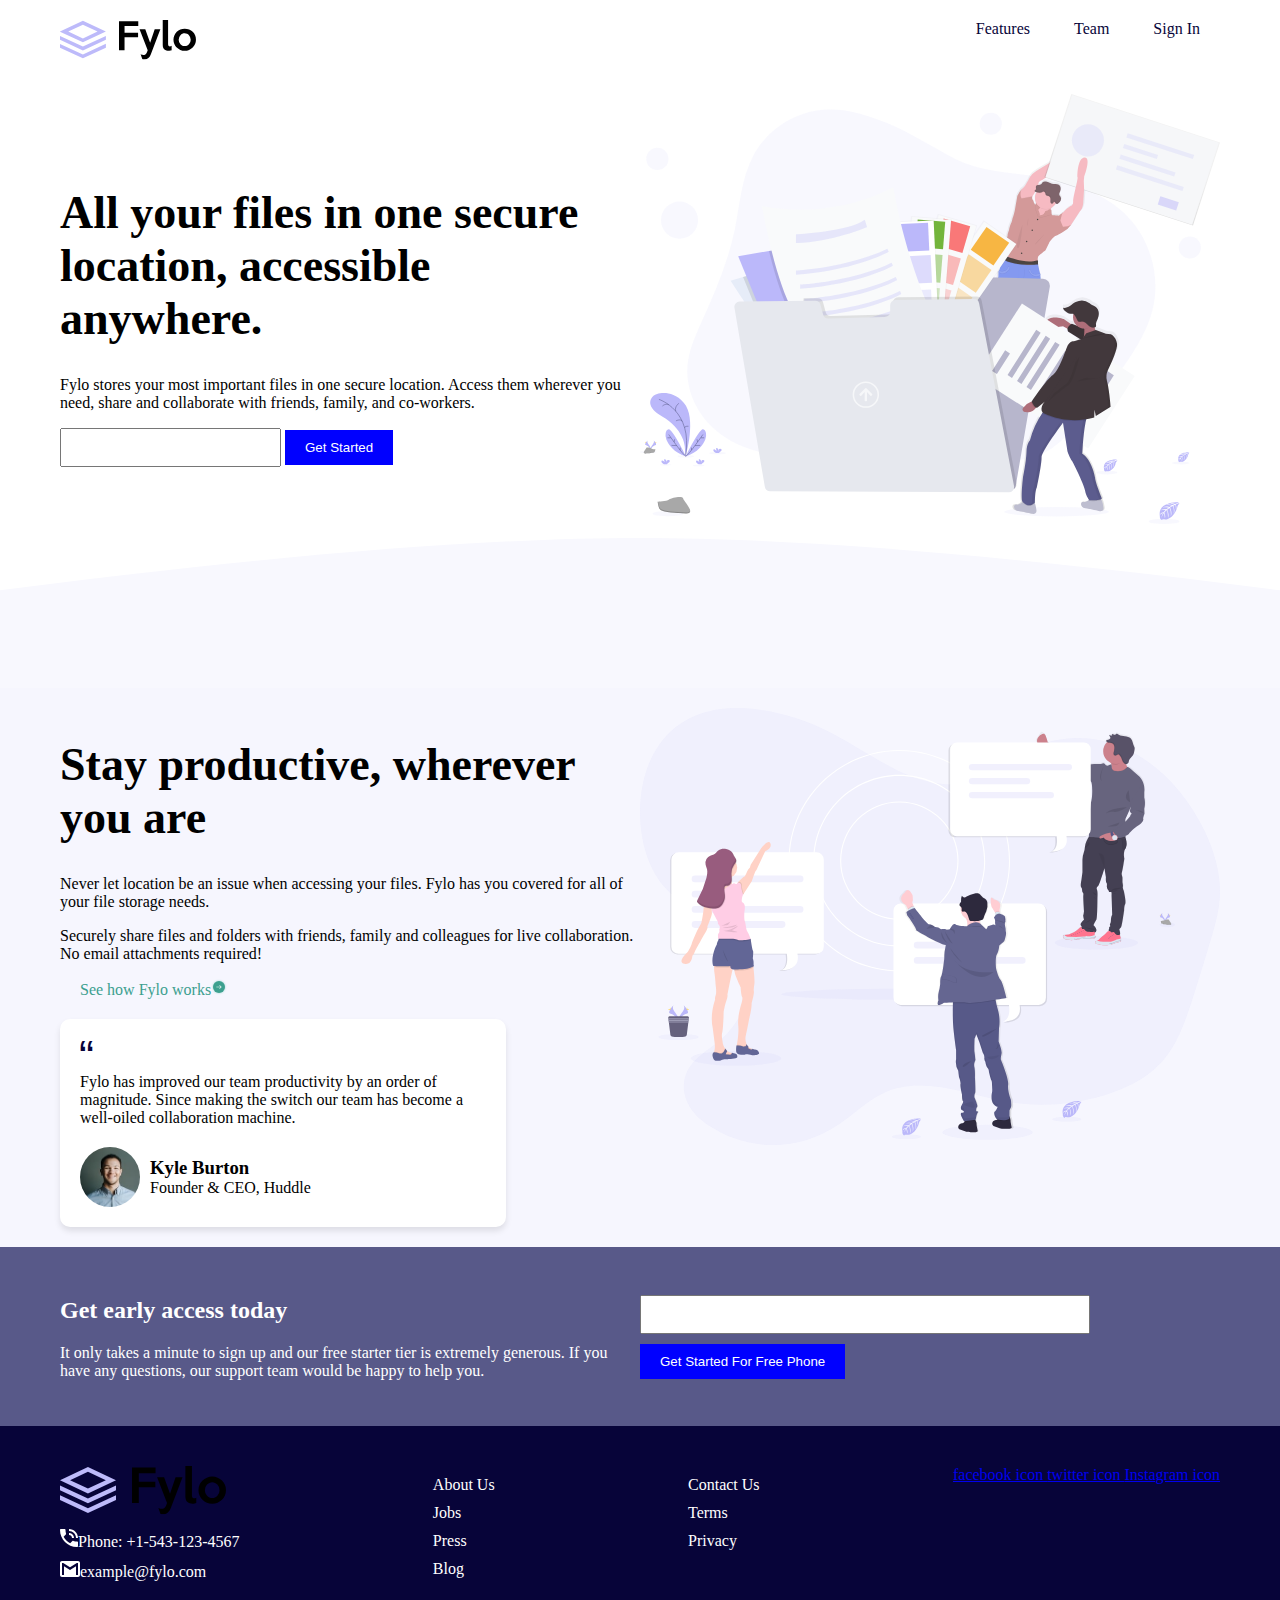
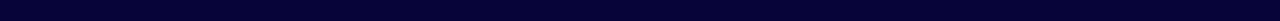
<file: index.html>
<!DOCTYPE html>
<html lang="en">
  <head>
    <meta charset="UTF-8" />
    <meta name="viewport" content="width=device-width, initial-scale=1.0" />
    <!-- displays site properly based on user's device -->

    <link
      rel="icon"
      type="image/png"
      sizes="32x32"
      href="./images/favicon-32x32.png"
    />

    <title>Frontend Mentor | Fylo landing page with two column layout</title>
    <link rel="stylesheet" href="main.css" />
  </head>
  <body>
    <header>
      <a href="./index.html" class="logo">
        <img src="./images/logo.svg" alt="fylo logo" />
      </a>
      <nav>
        <a href="features.html">Features</a>
        <a href="team.html">Team</a>
        <a href="sign-in.html">Sign In</a>
      </nav>
    </header>
    <main>
      <section class="hero">
        <div class="left-side">
          <h1>All your files in one secure location, accessible anywhere.</h1>
          <p>
            Fylo stores your most important files in one secure location. Access
            them wherever you need, share and collaborate with friends, family,
            and co-workers.
          </p>
          <form action="">
            <input type="email" name="subscriber" id="subscriber" />
            <button type="submit">Get Started</button>
          </form>
        </div>
        <div class="right-side">
          <img src="./images/illustration-1.svg" alt="fylo illustration-1" />
        </div>
      </section>
      <div class="background-pattern"></div>
      <section class="productive">
        <div class="left-side">
          <h1>Stay productive, wherever you are</h1>
          <p>
            Never let location be an issue when accessing your files. Fylo has
            you covered for all of your file storage needs.
          </p>
          <p>
            Securely share files and folders with friends, family and colleagues
            for live collaboration. No email attachments required!
          </p>
          <div class="nav">
            <nav>
              <a href="fylo-works.html">
                See how Fylo works<img
                  src="./images/icon-arrow.svg"
                  alt="icon-arrow"
                />
              </a>
            </nav>
          </div>
          <section class="testimonial-card">
            <img src="./images/icon-quotes.svg" alt="quotes-icon" />
            <p>
              Fylo has improved our team productivity by an order of magnitude.
              Since making the switch our team has become a well-oiled
              collaboration machine.
            </p>
            <div class="testimonial-author">
              <img
                src="./images/avatar-testimonial.jpg"
                alt="profile-picture"
              />
              <div class="author-info">
                <h3>Kyle Burton</h3>
                <p>Founder & CEO, Huddle</p>
                <a href="./index.html" class="testimonial"> </a>
              </div>
            </div>
          </section>
        </div>
        <div class="right-side">
          <img src="./images/illustration-2.svg" alt="fylo illustration-2" />
        </div>
      </section>
      <section class="early-access">
        <div class="left-side">
          <h2>Get early access today</h2>
          <p>
            It only takes a minute to sign up and our free starter tier is
            extremely generous. If you have any questions, our support team
            would be happy to help you.
          </p>
        </div>
        <form action="" class="right-side">
          <input type="email" name="subscriber" id="subscriber" />
          <button type="submit">Get Started For Free Phone</button>
        </form>
      </section>
    </main>
    <footer>
      <div>
        <img src="./images/logo.svg" alt="logo" />
        <a href="">
          <img src="./images/icon-phone.svg" alt="phone-icon" />Phone:
          +1-543-123-4567
        </a>
        <a href="">
          <img src="./images/icon-email.svg" alt="email-icon" />example@fylo.com
        </a>
      </div>
      <div>
        <a href="#">About Us</a>
        <a href="#">Jobs</a>
        <a href="#">Press</a>
        <a href="#">Blog</a>
      </div>
      <div>
        <a href="#">Contact Us</a>
        <a href="#">Terms</a>
        <a href="#">Privacy</a>
      </div>
      <div>
        <a href="#"> facebook icon </a>
        <a href="#"> twitter icon </a>
        <a href="#"> Instagram icon </a>
      </div>
    </footer>
  </body>
</html>
</file>
<file: main.css>
body {
  margin: 0;
}

header {
  display: flex;
  justify-content: space-between;
  padding: 20px 60px;
}
.logo img {
  height: 40px;
}

nav a {
  text-decoration: none;
  color: hsl(243, 87%, 12%);
  padding: 10px 20px;
}
nav a:visited {
  color: green;
}
nav a:hover {
  background-color: lightgray;
}

nav a.active {
  color: orangered;
}
input {
  padding: 10px 20px;
}
input:focus {
  border-color: red;
  outline-color: red;
}

button {
  background-color: blue;
  color: white;
  padding: 10px 20px;
  border: none;
}
button:hover {
  background-color: blueviolet;
  cursor: pointer;
}
.hero {
  display: flex;
  align-items: center;
  padding: 10px 60px;
}
.hero img {
  width: 100%;
}
.hero > div {
  flex: 1;
  /* This makes sure that the two dive are of equal sizes always */
}
h1 {
  font-size: 46px;
}

/* Write html and style the productive section */

/* background patter between hero and productive sections */

.background-pattern {
  background-image: url("./images/bg-curve-desktop.svg");
  background-repeat: no-repeat;
  background-size: cover;
  background-position: center;
  height: 150px;
  width: 100%;
}
/* Productive section  */
.productive {
  display: flex;
  background-color: hsl(240, 75%, 98%);
  padding: 20px 60px;
}
.productive > div {
  flex: 1;
}
.productive .right-side img {
  width: 100%;
}

.testimonial-card {
  background-color: white;
  padding: 20px;
  border-radius: 10px;
  box-shadow: 0 4px 6px rgba(0, 0, 0, 0.1);
  width: 70%;
  margin-top: 20px;
}
.testimonial-author {
  display: flex;
  align-items: center;
  margin-top: 20px;
  gap: 10px;
}
.testimonial-author h3 {
  margin: 0;
}
.testimonial-author p {
  margin: 0;
}
.testimonial-author img {
  width: 60px;
  height: 60px;
  border-radius: 30px;
}
.productive a {
  color: hsl(170, 45%, 43%);
  text-underline-offset: 8px;
}
.productive a:hover {
  color: hsl(170, 61%, 29%);
}
/* Early Access Seciton */

.early-access {
  background-color: hsl(238, 22%, 44%);
  color: white;
  padding: 30px 60px;
  display: flex;
  align-items: center;
}
.early-access > * {
  flex: 1;
}
.early-access input {
  display: block;
  width: 70%;
  margin-bottom: 10px;
}
/* Footer */
footer {
  display: flex;
  justify-content: space-between;
  padding: 40px 60px;
  background-color: hsl(243, 87%, 12%);
  color: white;
}

footer div:not(:last-child) a {
  display: block;
  color: inherit;
  margin-top: 10px;
  text-decoration: none;
}
footer ion-icon {
  color: white;
  padding: 20px;
  font-size: 20px;
}
/* Mobile Responsiveness  - Using media queries */
/* Media queries allow us to apply different styles based on the screen size */

/* all css above this line is applied to all screen sizes
 */

/* tablets */
@media (max-width: 1200px) {
  body {
    background-color: aqua;
  }
}

/* mobile devices */
@media (max-width: 768px) {
  body {
    background-color: crimson;
  }
  header {
    padding: 20px;
    align-items: center;
  }
  header a {
    padding: 12px;
  }

  .hero {
    padding: 20px;
    flex-direction: column-reverse;
    text-align: center;
  }
  .hero h1 {
    font-size: 36px;
  }
  input {
    display: block;
    width: 80%;
    margin: 0px auto;
    margin-bottom: 10px;
  }
  button {
    display: block;
    width: 80%;
    margin: 0px auto;
  }
  .background-pattern {
    background-image: url("./images/bg-curve-mobile.svg");
  }
  .productive {
    flex-direction: column-reverse;
    padding: 20px;
  }
  .productive h2 {
    text-align: center;
  }
  .productive .left-side > a {
    text-align: center;
    display: block;
  }
  .testimonial-card {
    margin: 20px auto;
  }

  .early-access {
    padding: 20px;
    flex-direction: column;
    text-align: center;
  }
  .early-access form {
    width: 100%;
  }
  footer {
    flex-direction: column;
    gap: 40px;
  }
}

/* animation */

button {
  animation: shake 1s linear infinite;
}
.hero {
  animation: slide-in-from-left 1s linear;
}
.productive {
  animation: slide-in-from-right 1s linear;
}

/* keyframes allow us to define an animation. They are used with the animation property */

@keyframes slide-in-from-left {
  0% {
    transform: translateX(-100%);
    background-color: aquamarine;
  }
  100% {
    transform: translateX(0);
    background-color: bisque;
  }
}
@keyframes slide-in-from-right {
  0% {
    transform: translateX(100%);
  }
  100% {
    transform: translateX(0);
  }
}
@keyframes shake {
  0% {
    transform: translateX(0);
  }
  10% {
    transform: translateX(-10%);
  }
  90% {
    transform: translateX(10%);
  }
  100% {
    transform: translateX(100%);
  }
}
</file>
